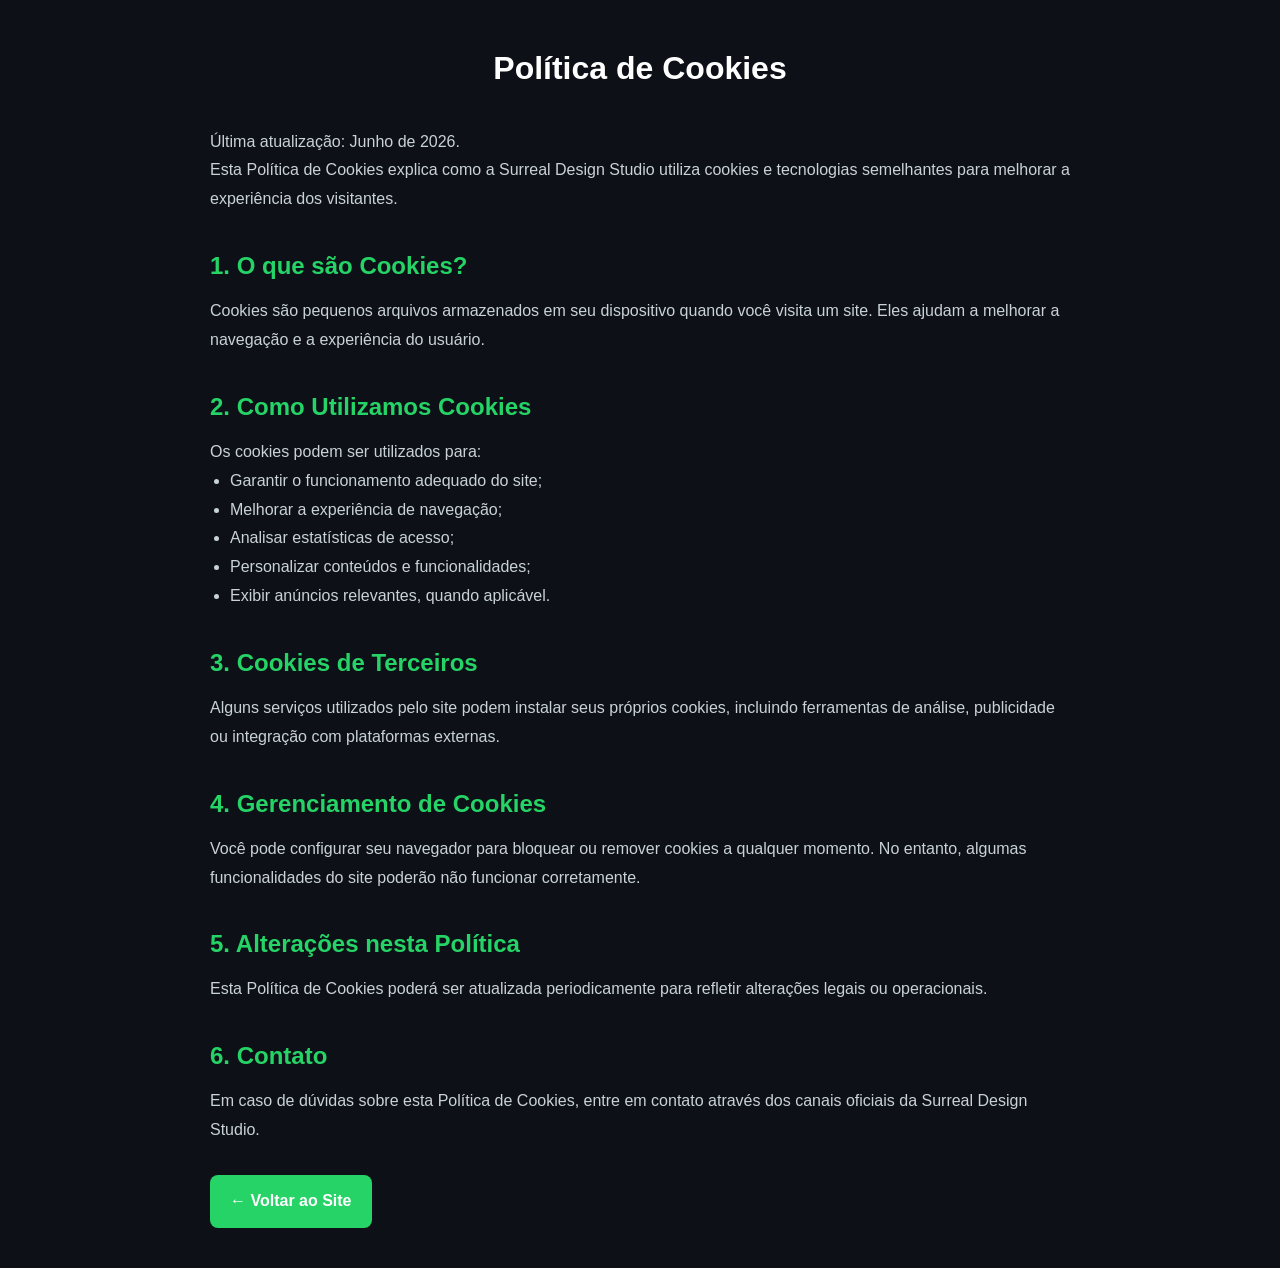
<file: cookies.html>
<!DOCTYPE html>
<html lang="pt-br">
<head>
<meta charset="UTF-8">
<meta name="viewport" content="width=device-width, initial-scale=1.0">
<title>Política de Cookies - Surreal Design Studio</title>

<style>

*{
    margin:0;
    padding:0;
    box-sizing:border-box;
}

body{
    background:#0D1117;
    color:white;
    font-family:Arial, Helvetica, sans-serif;
    line-height:1.8;
}

.container{
    max-width:900px;
    margin:auto;
    padding:40px 20px;
}

h1{
    text-align:center;
    margin-bottom:30px;
}

h2{
    margin-top:30px;
    margin-bottom:10px;
    color:#25D366;
}

p, li{
    color:#c9d1d9;
}

ul{
    margin-left:20px;
}

.botao{
    display:inline-block;
    margin-top:30px;
    padding:12px 20px;
    background:#25D366;
    color:white;
    text-decoration:none;
    border-radius:8px;
    font-weight:bold;
}

.botao:hover{
    background:#1ebe5d;
}

</style>

</head>
<body>

<div class="container">

<h1>Política de Cookies</h1>

<p>
Última atualização: Junho de 2026.
</p>

<p>
Esta Política de Cookies explica como a Surreal Design Studio utiliza cookies e tecnologias semelhantes para melhorar a experiência dos visitantes.
</p>

<h2>1. O que são Cookies?</h2>

<p>
Cookies são pequenos arquivos armazenados em seu dispositivo quando você visita um site. Eles ajudam a melhorar a navegação e a experiência do usuário.
</p>

<h2>2. Como Utilizamos Cookies</h2>

<p>
Os cookies podem ser utilizados para:
</p>

<ul>
<li>Garantir o funcionamento adequado do site;</li>
<li>Melhorar a experiência de navegação;</li>
<li>Analisar estatísticas de acesso;</li>
<li>Personalizar conteúdos e funcionalidades;</li>
<li>Exibir anúncios relevantes, quando aplicável.</li>
</ul>

<h2>3. Cookies de Terceiros</h2>

<p>
Alguns serviços utilizados pelo site podem instalar seus próprios cookies, incluindo ferramentas de análise, publicidade ou integração com plataformas externas.
</p>

<h2>4. Gerenciamento de Cookies</h2>

<p>
Você pode configurar seu navegador para bloquear ou remover cookies a qualquer momento. No entanto, algumas funcionalidades do site poderão não funcionar corretamente.
</p>

<h2>5. Alterações nesta Política</h2>

<p>
Esta Política de Cookies poderá ser atualizada periodicamente para refletir alterações legais ou operacionais.
</p>

<h2>6. Contato</h2>

<p>
Em caso de dúvidas sobre esta Política de Cookies, entre em contato através dos canais oficiais da Surreal Design Studio.
</p>

<a href="index.html" class="botao">← Voltar ao Site</a>

</div>

</body>
</html>
</file>
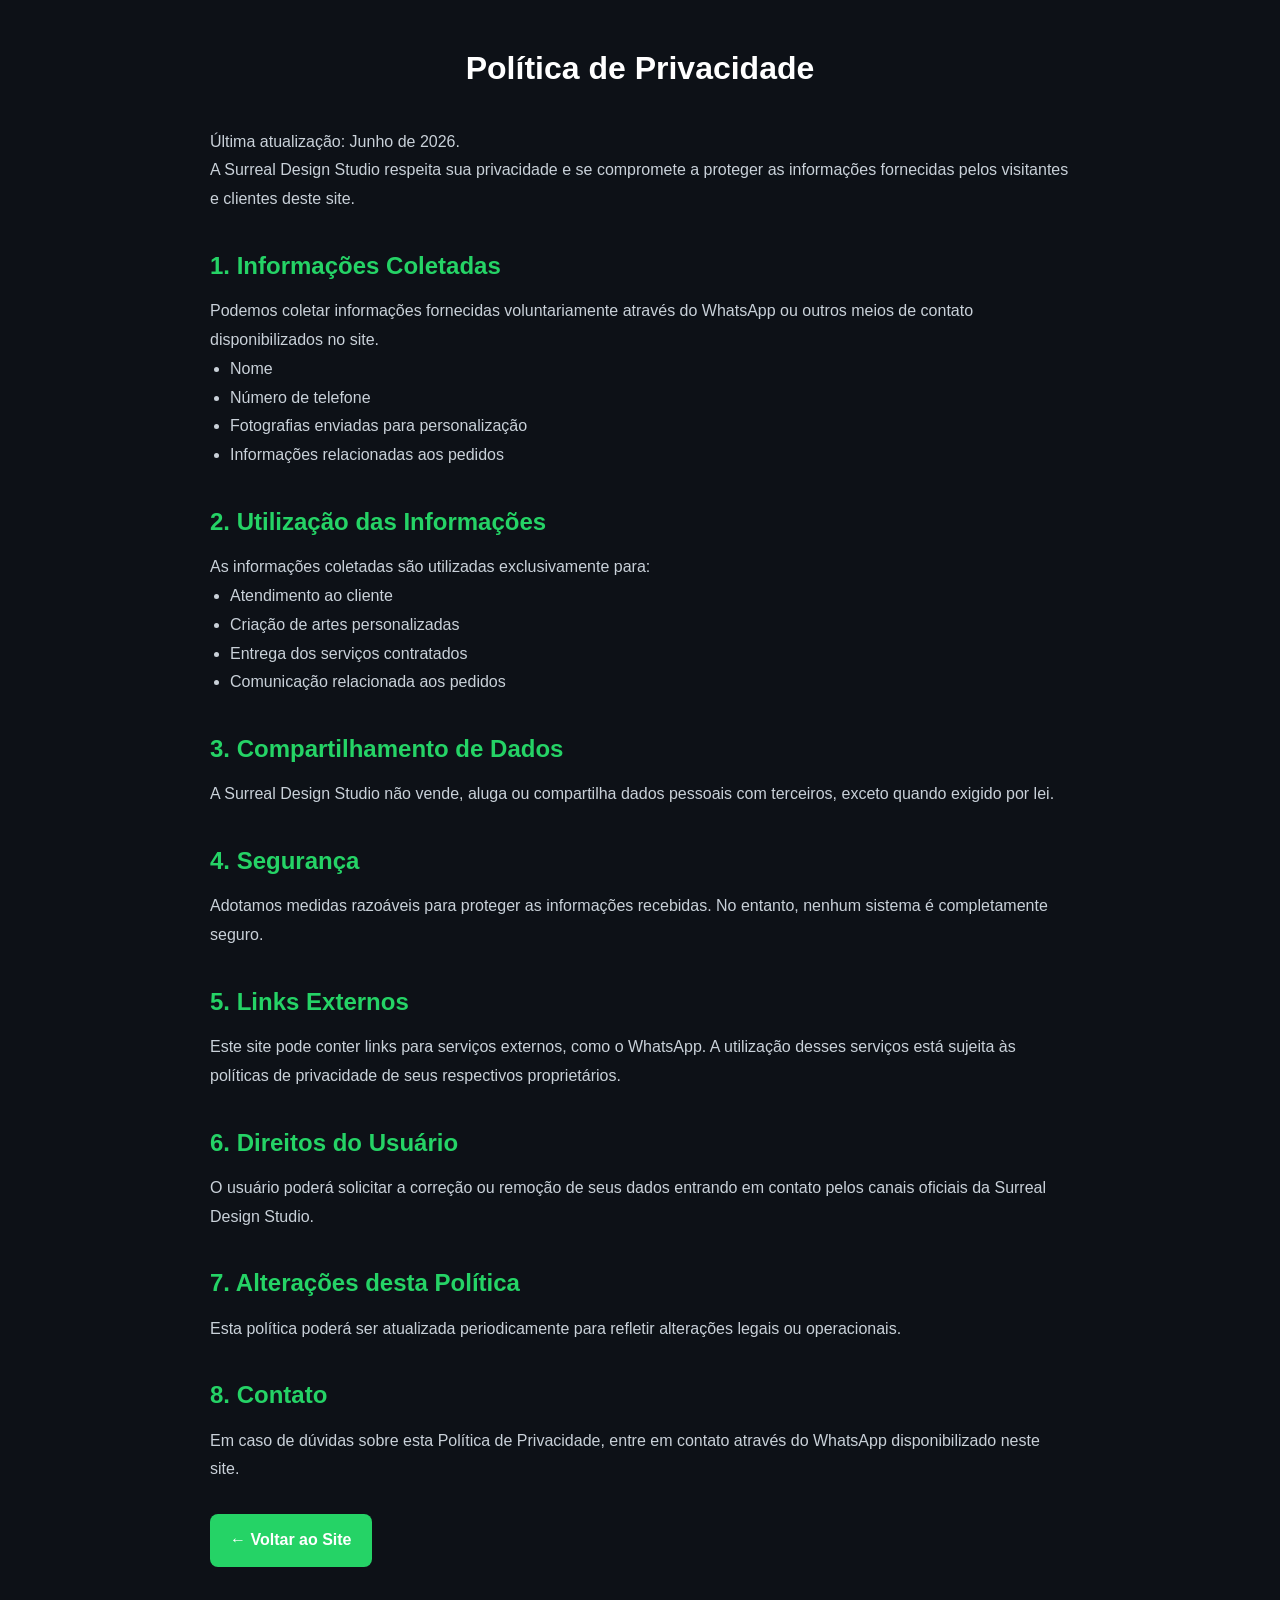
<file: privacidade.html>
<!DOCTYPE html>
<html lang="pt-br">
<head>
<meta charset="UTF-8">
<meta name="viewport" content="width=device-width, initial-scale=1.0">
<title>Política de Privacidade - Surreal Design Studio</title>

<style>

*{
    margin:0;
    padding:0;
    box-sizing:border-box;
}

body{
    background:#0D1117;
    color:white;
    font-family:Arial, Helvetica, sans-serif;
    line-height:1.8;
}

.container{
    max-width:900px;
    margin:auto;
    padding:40px 20px;
}

h1{
    text-align:center;
    margin-bottom:30px;
}

h2{
    margin-top:30px;
    margin-bottom:10px;
    color:#25D366;
}

p, li{
    color:#c9d1d9;
}

ul{
    margin-left:20px;
}

.botao{
    display:inline-block;
    margin-top:30px;
    padding:12px 20px;
    background:#25D366;
    color:white;
    text-decoration:none;
    border-radius:8px;
    font-weight:bold;
}

.botao:hover{
    background:#1ebe5d;
}

</style>

</head>
<body>

<div class="container">

<h1>Política de Privacidade</h1>

<p>
Última atualização: Junho de 2026.
</p>

<p>
A Surreal Design Studio respeita sua privacidade e se compromete a proteger as informações fornecidas pelos visitantes e clientes deste site.
</p>

<h2>1. Informações Coletadas</h2>

<p>
Podemos coletar informações fornecidas voluntariamente através do WhatsApp ou outros meios de contato disponibilizados no site.
</p>

<ul>
<li>Nome</li>
<li>Número de telefone</li>
<li>Fotografias enviadas para personalização</li>
<li>Informações relacionadas aos pedidos</li>
</ul>

<h2>2. Utilização das Informações</h2>

<p>
As informações coletadas são utilizadas exclusivamente para:
</p>

<ul>
<li>Atendimento ao cliente</li>
<li>Criação de artes personalizadas</li>
<li>Entrega dos serviços contratados</li>
<li>Comunicação relacionada aos pedidos</li>
</ul>

<h2>3. Compartilhamento de Dados</h2>

<p>
A Surreal Design Studio não vende, aluga ou compartilha dados pessoais com terceiros, exceto quando exigido por lei.
</p>

<h2>4. Segurança</h2>

<p>
Adotamos medidas razoáveis para proteger as informações recebidas. No entanto, nenhum sistema é completamente seguro.
</p>

<h2>5. Links Externos</h2>

<p>
Este site pode conter links para serviços externos, como o WhatsApp. A utilização desses serviços está sujeita às políticas de privacidade de seus respectivos proprietários.
</p>

<h2>6. Direitos do Usuário</h2>

<p>
O usuário poderá solicitar a correção ou remoção de seus dados entrando em contato pelos canais oficiais da Surreal Design Studio.
</p>

<h2>7. Alterações desta Política</h2>

<p>
Esta política poderá ser atualizada periodicamente para refletir alterações legais ou operacionais.
</p>

<h2>8. Contato</h2>

<p>
Em caso de dúvidas sobre esta Política de Privacidade, entre em contato através do WhatsApp disponibilizado neste site.
</p>

<a href="index.html" class="botao">← Voltar ao Site</a>

</div>

</body>
</html>
</file>
